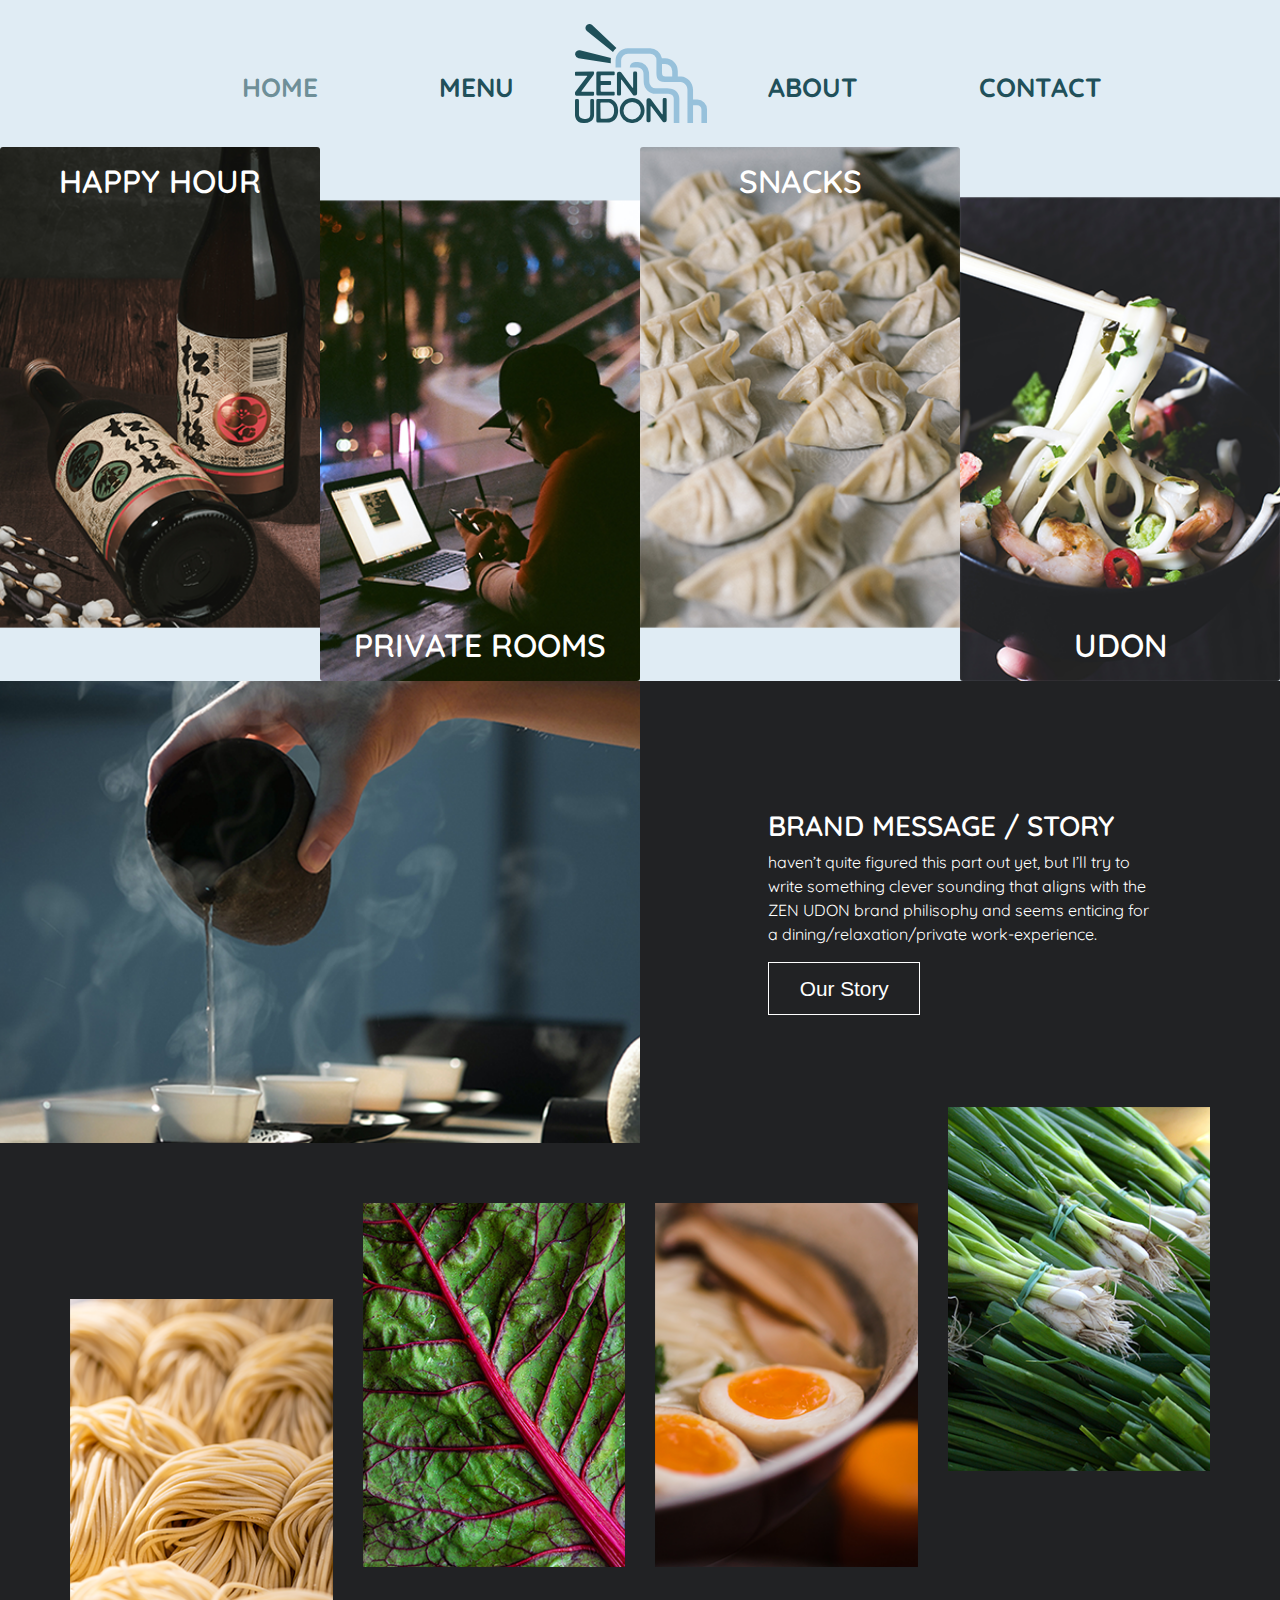
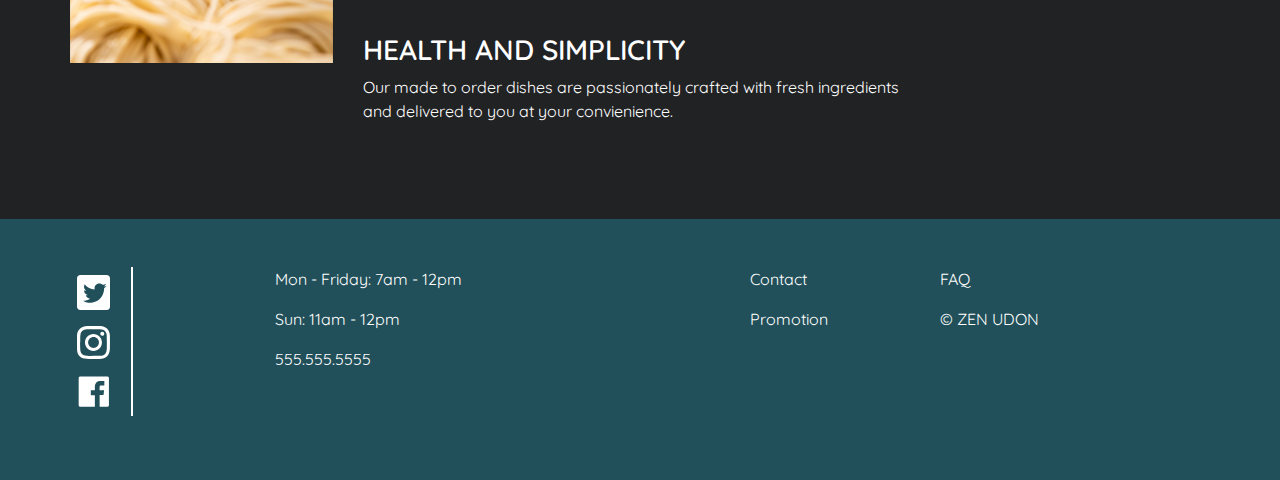
<file: index.html>
<!DOCTYPE html>
<html lang="en">
<head>
<meta charset="utf-8">
<meta http-equiv="X-UA-Compatible" content="IE=edge">
<meta name="viewport" content="width=device-width, initial-scale=1">
<title>ZEN UDON | Home</title>

<!-- Bootstrap -->
<link href="css/bootstrap-4.4.1.css" rel="stylesheet">
<link rel="preconnect" href="https://fonts.googleapis.com">
<link rel="preconnect" href="https://fonts.gstatic.com" crossorigin>
<link href="https://fonts.googleapis.com/css2?family=Quicksand:wght@300;400;500;600;700&display=swap" rel="stylesheet">
<link href="css/stylesheet.css" rel="stylesheet" type="text/css">
</head>
<body>
	
<section class="nav">
<nav class="navbar navbar-expand-lg">
    <a class="navbar-brand d-lg-none" href="index.html"><img src="assets/logo/ZEN_UDON_Logo_TwoColor_HS.svg" alt="Zen Udon logo"></a>
    <button class="navbar-toggler" type="button" data-toggle="collapse" data-target="#myNavbarToggler7"
        aria-controls="myNavbarToggler7" aria-expanded="false" aria-label="Toggle navigation">
        <span class="navbar-toggler-icon">☰</span>
  </button>
    <div class="collapse navbar-collapse" id="myNavbarToggler7">
        <ul class="navbar-nav mx-auto">
            <li class="nav-item">
                <a class="nav-link current-page" href="index.html">HOME</a>
            </li>
            <li class="nav-item">
                <a class="nav-link" href="menu.html">MENU</a>
            </li>
            <a class="d-none d-lg-block nav-logo" href="index.html"><img src="assets/logo/ZEN_UDON_Logo_TwoColor_HS.svg" alt="Zen Udon logo"></a>
            <li class="nav-item">
                <a class="nav-link" href="about.html">ABOUT</a>
            </li>
            <li class="nav-item">
                <a class="nav-link" href="contact.html">CONTACT</a>
            </li>
        </ul>
    </div>
</nav>
</section> <!--End of nav--> 

<!-------Staggered links------->

<section class="stagger">
<div class="container-fluid">
	<div class="row">
	  <div class="col-lg-3 col-md-6 stagger-links select-staggered">
		  <h2 class="staggered-text">HAPPY HOUR</h2>
		  <a href="menu.html#drinks"><h2 class="staggered-text-small vertical staggered-small-left">H<br>A<br>P<br>P<br>Y</h2>
		  <h2 class="staggered-text-small vertical staggered-small-left sm-hour">H<br>O<br>U<br>R</h2></a>
		  <a href="menu.html#drinks"> <img class="card-img staggered-menu" src="assets/Images/home/sake_vertical.png" alt="Bottles of Sake"> 
		  <img class="card-img select-md" src="assets/Images/home/md/sake_vertical_md.png" alt="Bottles of Sake">
		  <img class="card-img select-sm" src="assets/Images/home/sm/sake_horizontal.png" alt="Bottles of Sake"></a>
	  </div>
	  <div class="col-lg-3 col-md-6 stagger-links select-staggered">
		<h2 class="staggered-text-bottom">PRIVATE ROOMS</h2>
		  <a href="about.html"><h2 class="staggered-text-small vertical staggered-small-right sm-private">P<br>R<br>I<br>V<br>A<br>T<br>E</h2>
		  <h2 class="staggered-text-small vertical staggered-small-right">R<br>O<br>O<br>M<br>S</h2></a>
		  <a href="about.html"> <img class="card-img staggered-menu" src="assets/Images/home/private_rooms_vertical.png" alt="Person sitting with computer">
		  <img class="card-img select-md" src="assets/Images/home/md/private_rooms_vertical_md.png" alt="Person sitting with computer">
		  <img class="card-img select-sm" src="assets/Images/home/sm/private_rooms_horizontal.png" alt="Person sitting with computer"></a> 
	  </div>
	  <div class="col-lg-3 col-md-6 stagger-links select-staggered">
		<h2 class="staggered-text">SNACKS</h2>
		  <a href="menu.html#snakcs"> <h2 class="staggered-text-small vertical staggered-small-left">U<br>D<br>O<br>N<br></h2></a>
		  <a href="menu.html#snacks"> <img class="card-img staggered-menu" src="assets/Images/home/snacks_vertical.png" alt="Gyoza">
		  <img class="card-img select-md" src="assets/Images/home/md/snacks_vertical_md.png" alt="Gyoza"></a>
		  <a href="menu.html#udon"><img class="card-img select-sm" src="assets/Images/home/sm/udon_bowl_horizontal.png" alt="Bowl of udon"></a>
	  </div>
	  <div class="col-lg-3 col-md-6 stagger-links select-staggered">
		<h2 class="staggered-text-bottom">UDON</h2>
		<a href="menu.html#udon"><h2 class="staggered-text-small vertical staggered-small-right">S<br>N<br>A<br>C<br>K<br>S</h2></a>
		<a href="menu.html#udon"> <img class="card-img staggered-menu" src="assets/Images/home/udon_bowl_vertical_II.png" alt="Bowl of udon">
		<img class="card-img select-md" src="assets/Images/home/md/udon_bowl_vertical_md.png" alt="Bowl of udon"></a>
		<a href="menu.html#snacks"><img class="card-img select-sm" src="assets/Images/home/sm/gyoza_horizontal.png" alt="Gyoza"></a>
	  </div>
	</div> <!--End of row-->
</div> <!--End of container-->
</section> <!--End of stagger--> 

<!-------Branding------->

<section class="branding"> 
 <div class="container-fluid">
	  <div class="row">
		  <img class="col-lg-6 cups" src="assets/Images/home/zen_cups.png" alt="Pouring tea into cups">
		  <div class="col-lg-6 col-md-10 mx-auto brand-statement">
			<h3>BRAND MESSAGE / STORY</h3>
			<p>haven’t quite figured this part out yet, but I’ll try to write something clever sounding that aligns with the ZEN UDON brand philisophy and seems enticing for a dining/relaxation/private work-experience.</p>
			<a class="button" href="about.html">Our Story</a> </div>
	  </div> <!--End of row-->
 </div> <!--End of container-->
	
  <div class="container-md">
    <div class="row d-md-flex">
	  <div class="col-xl-3 col-lg-4 col-sm-6 ingredient-images left-ingredient ingredient-collapse noodles"> 
		<img src="assets/Images/home/noodles.png" alt="Piles of noodles">
	  </div>
      <div class="col-xl-3 col-lg-4 col-sm-6 ingredient-images ingredient-collapse lettuce"> 
		<img src="assets/Images/home/lettuce.png" alt="Lettuce leaf">
	  </div>
		<div class="col-xl-3 col-lg-4 ingredient-images collapse-hidden"> 
		<img src="assets/Images/home/eggs.png" alt="Boiled eggs">
	  </div>
		<div class="col-xl-3 ingredient-images right-ingredient collapse-hidden"> 
		<img src="assets/Images/home/green_onions.png" alt="Green onion bundles">
	  </div>
	</div> <!--End of row-->
	<div class="row">
	  <div class="col-md-6 offset-md-3 col-sm-6 col-8 branding-text mx-auto">
	  	<h3>HEALTH AND SIMPLICITY</h3>
		<p>Our made to order dishes are passionately crafted with fresh ingredients and delivered to you at your convienience.</p>
	  </div>
	</div>
  </div> <!--End of container-->
</section> <!--End branding--> 
	
<footer>
	<div class="container footer-container">
		<div class="row">
			<div class="col-md-2 col-sm-3 col-4">
				<ul class="social-icons">
					<a href="#"><li><img class="footer-icons" src="assets/Images/icons/twitter_icon.svg" alt="Twitter logo"></li></a>
					<a href="#"><li><img class="footer-icons" src="assets/Images/icons/instagram_icon.svg" alt="Instagram logo"></li></a>
					<a href="#"><li><img class="footer-icons" src="assets/Images/icons/facebook_Icon.svg" alt="Facebook logo"></li></a>
				</ul>
			</div> <!--End of col-->
			<div class="col-lg-5 col-md-4 col-6 footer-text col-sm-5">
				<p>Mon - Friday: 7am - 12pm</p><p>Sun: 11am - 12pm</p><p>555.555.5555</p>
		   </div> <!--End of col-->
			<div class="col-md-2 footer-text footer-small-hide col-2">
				<a href="contact.html"><p>Contact</p></a><a href="#"><p>Promotion</p></a>
		   </div> <!--End of col-->
			<div class="col-md-3 footer-text footer-small-hide col-6">
				<a href="#"><p>FAQ</p></a><p>&copy; ZEN UDON</p>
		   </div> <!--End of col-->
			<div class="col-sm-4 footer-text footer-small-stack">
				<a href="contact.html"><p>Contact</p></a><a href="#"><p>Promotion</p></a><a href="#"><p>FAQ</p></a><p>&copy; ZEN UDON</p>
			</div>
	   </div> <!--End of row-->
	</div> <!--End of container-->
</footer>

<!-- jQuery (necessary for Bootstrap's JavaScript plugins) --> 
<script src="js/jquery-3.4.1.min.js"></script> 

<!-- Include all compiled plugins (below), or include individual files as needed --> 
<script src="js/popper.min.js"></script> 
<script src="js/bootstrap-4.4.1.js"></script>
</body>
</html>
</file>
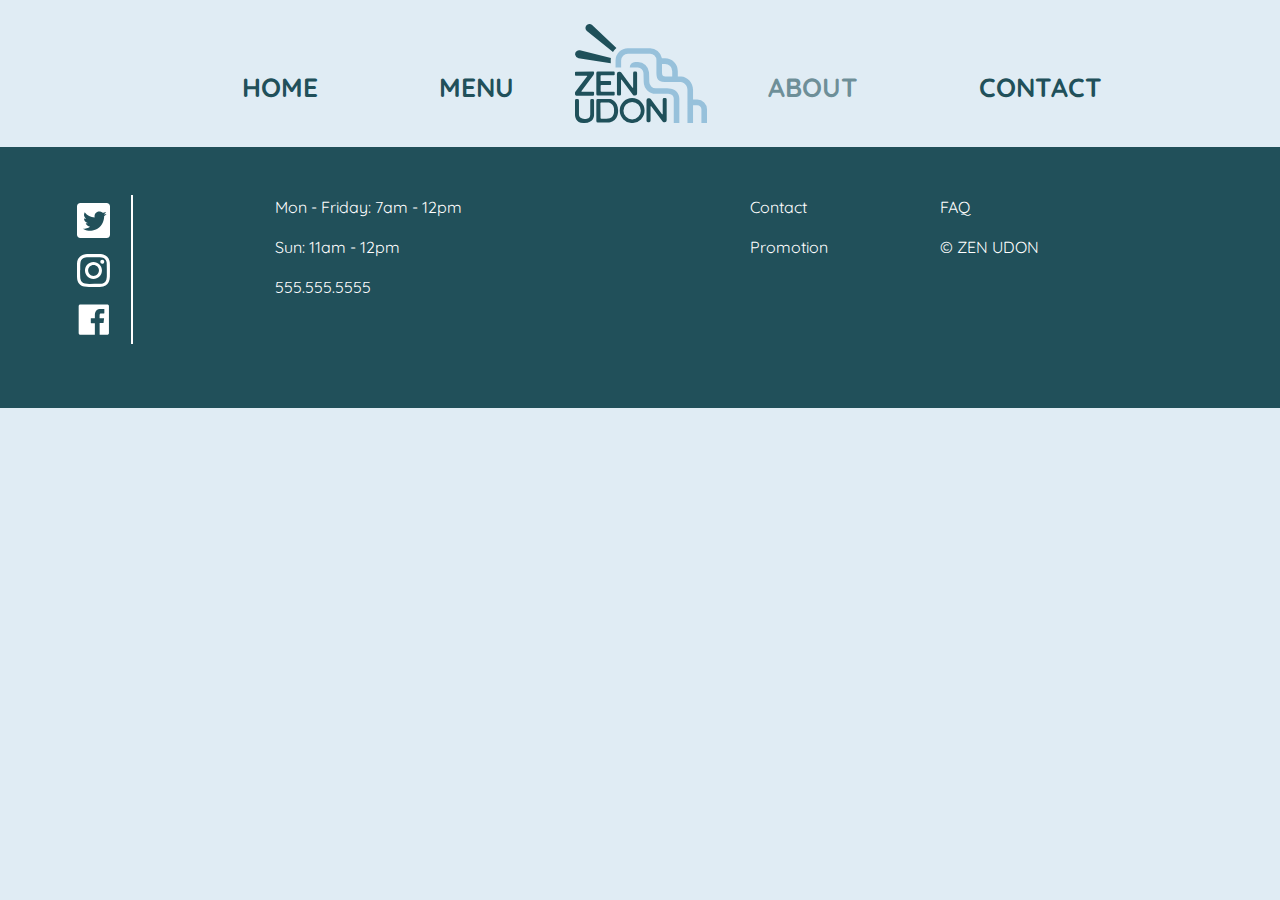
<file: about.html>
<!doctype html>
<html>
<head>
<meta charset="utf-8">
<title>ZEN UDON | About</title>
<!-- Bootstrap -->
<link href="css/bootstrap-4.4.1.css" rel="stylesheet">
<link href="css/stylesheet.css" rel="stylesheet" type="text/css">
<link rel="preconnect" href="https://fonts.googleapis.com">
<link rel="preconnect" href="https://fonts.gstatic.com" crossorigin>
<link href="https://fonts.googleapis.com/css2?family=Quicksand:wght@300;400;500;600;700&display=swap" rel="stylesheet">
</head>
<section class="nav">
<nav class="navbar navbar-expand-lg">
    <a class="navbar-brand d-lg-none" href="index.html"><img src="assets/logo/ZEN_UDON_Logo_TwoColor_HS.svg" alt="Zen Udon logo"></a>
    <button class="navbar-toggler" type="button" data-toggle="collapse" data-target="#myNavbarToggler7"
        aria-controls="myNavbarToggler7" aria-expanded="false" aria-label="Toggle navigation">
        <span class="navbar-toggler-icon">☰</span>
  </button>
    <div class="collapse navbar-collapse" id="myNavbarToggler7">
        <ul class="navbar-nav mx-auto">
            <li class="nav-item">
                <a class="nav-link" href="index.html">HOME</a>
            </li>
            <li class="nav-item">
                <a class="nav-link" href="menu.html">MENU</a>
            </li>
            <a class="d-none d-lg-block nav-logo" href="index.html"><img src="assets/logo/ZEN_UDON_Logo_TwoColor_HS.svg" alt="Zen Udon logo"></a>
            <li class="nav-item">
                <a class="nav-link current-page" href="about.html">ABOUT</a>
            </li>
            <li class="nav-item">
                <a class="nav-link" href="contact.html current-page">CONTACT</a>
            </li>
        </ul>
    </div>
</nav>
</section> <!--End of nav--> 
	
	
<footer>
	<div class="container footer-container">
		<div class="row">
			<div class="col-md-2 col-sm-3 col-4">
				<ul class="social-icons">
					<a href="#"><li><img class="footer-icons" src="assets/Images/icons/twitter_icon.svg" alt="Twitter logo"></li></a>
					<a href="#"><li><img class="footer-icons" src="assets/Images/icons/instagram_icon.svg" alt="Instagram logo"></li></a>
					<a href="#"><li><img class="footer-icons" src="assets/Images/icons/facebook_Icon.svg" alt="Facebook logo"></li></a>
				</ul>
			</div> <!--End of col-->
			<div class="col-lg-5 col-md-4 col-6 footer-text col-sm-5">
				<p>Mon - Friday: 7am - 12pm</p><p>Sun: 11am - 12pm</p><p>555.555.5555</p>
		   </div> <!--End of col-->
			<div class="col-md-2 footer-text footer-small-hide col-2">
				<a href="contact.html"><p>Contact</p></a><a href="#"><p>Promotion</p></a>
		   </div> <!--End of col-->
			<div class="col-md-3 footer-text footer-small-hide col-6">
				<a href="#"><p>FAQ</p></a><p>&copy; ZEN UDON</p>
		   </div> <!--End of col-->
			<div class="col-sm-4 footer-text footer-small-stack">
				<a href="contact.html"><p>Contact</p></a><a href="#"><p>Promotion</p></a><a href="#"><p>FAQ</p></a><p>&copy; ZEN UDON</p>
			</div>
	   </div> <!--End of row-->
	</div> <!--End of container-->
</footer>
<body>
</body>
</html>
</file>
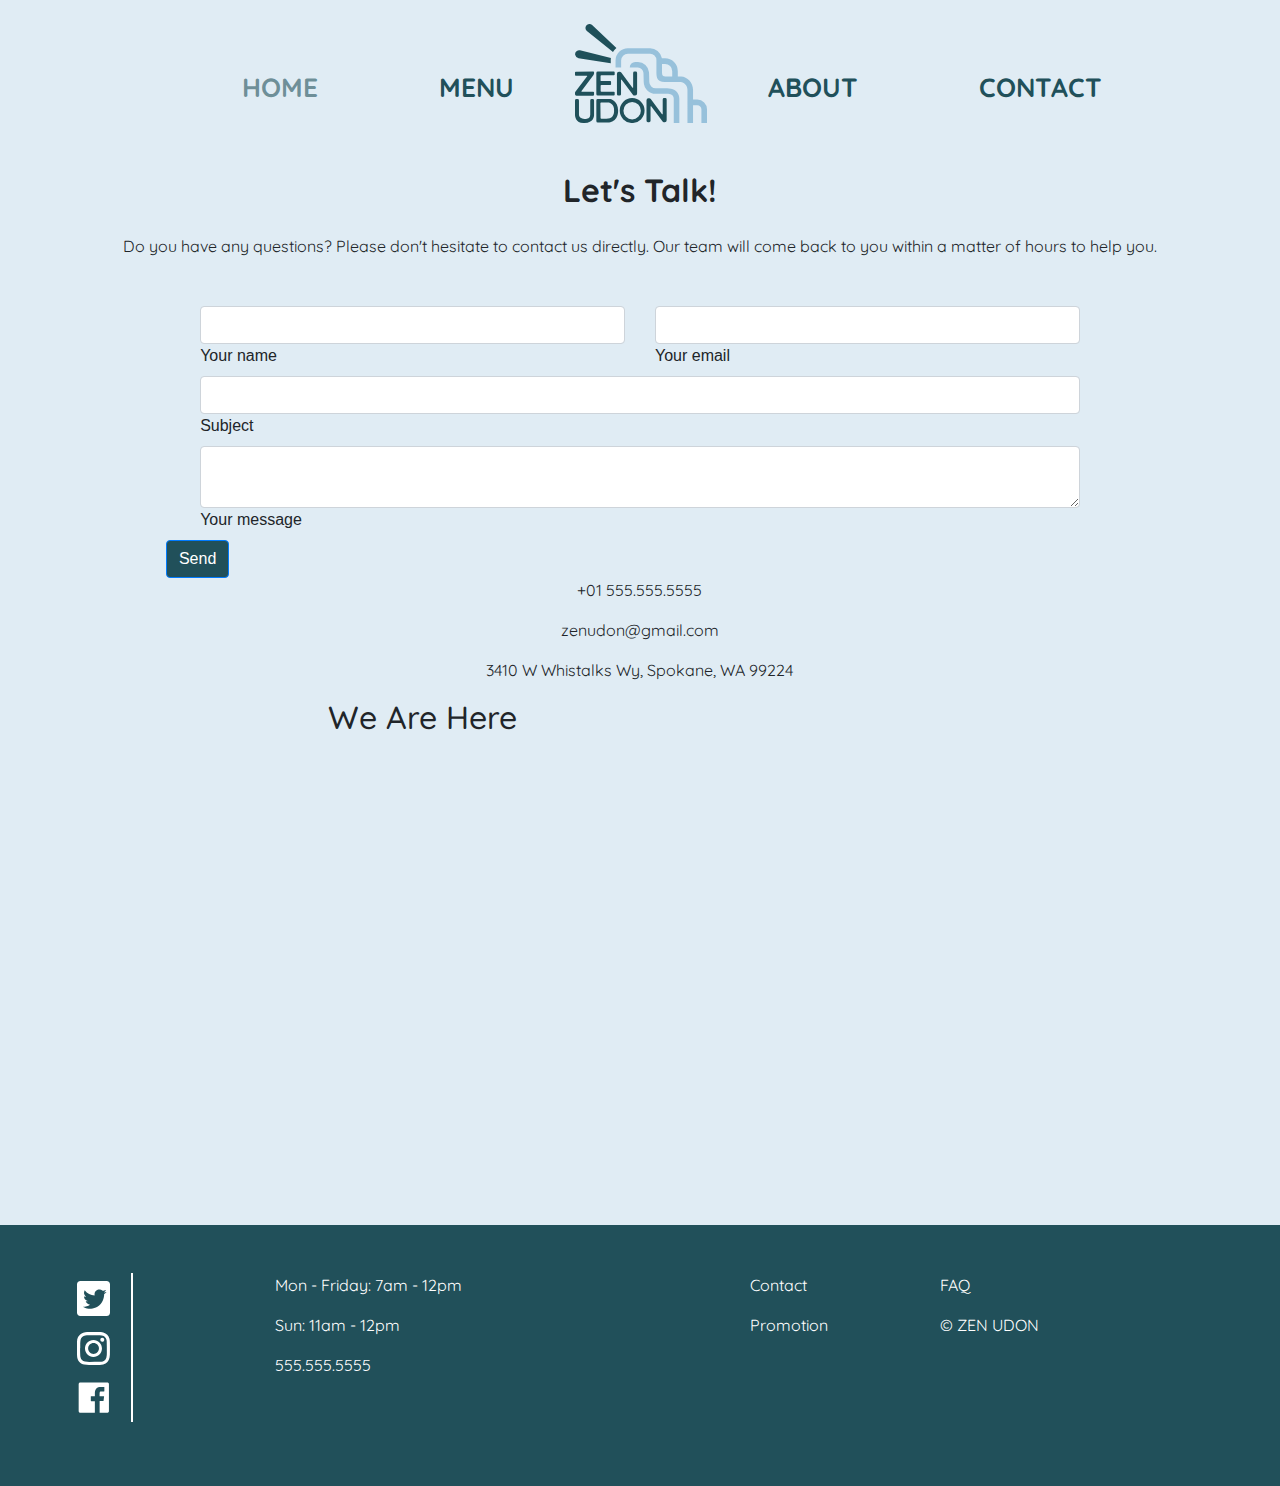
<file: contact.html>
<!doctype html>
<html>
<head>
<meta charset="utf-8">
<title>ZEN UDON | Contact</title>
<!-- Bootstrap -->
<link href="css/bootstrap-4.4.1.css" rel="stylesheet">
<link href="css/stylesheet.css" rel="stylesheet" type="text/css">
<link rel="preconnect" href="https://fonts.googleapis.com">
<link rel="preconnect" href="https://fonts.gstatic.com" crossorigin>
<link href="https://fonts.googleapis.com/css2?family=Quicksand:wght@300;400;500;600;700&display=swap" rel="stylesheet">
</head>
	
<section class="nav">
<nav class="navbar navbar-expand-lg">
    <a class="navbar-brand d-lg-none" href="index.html"><img src="assets/logo/ZEN_UDON_Logo_TwoColor_HS.svg" alt="Zen Udon logo"></a>
    <button class="navbar-toggler" type="button" data-toggle="collapse" data-target="#myNavbarToggler7"
        aria-controls="myNavbarToggler7" aria-expanded="false" aria-label="Toggle navigation">
        <span class="navbar-toggler-icon">☰</span>
  </button>
    <div class="collapse navbar-collapse" id="myNavbarToggler7">
        <ul class="navbar-nav mx-auto">
            <li class="nav-item">
                <a class="nav-link current-page" href="index.html">HOME</a>
            </li>
            <li class="nav-item">
                <a class="nav-link" href="menu.html">MENU</a>
            </li>
            <a class="d-none d-lg-block nav-logo" href="index.html"><img src="assets/logo/ZEN_UDON_Logo_TwoColor_HS.svg" alt="Zen Udon logo"></a>
            <li class="nav-item">
                <a class="nav-link" href="about.html">ABOUT</a>
            </li>
            <li class="nav-item">
                <a class="nav-link" href="contact.html">CONTACT</a>
            </li>
        </ul>
    </div>
</nav>
</section> <!--End of nav--> 
	
	<!--Section: Contact v.2-->
<section class="mb-4">

    <!--Section heading-->
    <h2 class="h1-responsive font-weight-bold text-center my-4">Let's Talk!</h2>
    <!--Section description-->
    <p class="text-center w-responsive mx-auto mb-5">Do you have any questions? Please don't hesitate to contact us directly. Our team will come back to you within
        a matter of hours to help you.</p>

    <div class="row">

        <!--Grid column-->
        <div class="col-md-9 mb-md-0 mb-5 col-xl-10 offset-xl-1">
            <form id="contact-form" name="contact-form" action="mail.php" method="POST">

                <!--Grid row-->
                <div class="row">

                    <!--Grid column-->
                    <div class="col-md-6 offset-xl-1 col-xl-5">
                        <div class="md-form mb-0">
                            <input type="text" id="name" name="name" class="form-control">
                            <label for="name" class="">Your name</label>
                        </div>
                    </div>
                    <!--Grid column-->

                    <!--Grid column-->
                    <div class="col-md-6 col-xl-5">
                        <div class="md-form mb-0">
                            <input type="text" id="email" name="email" class="form-control">
                            <label for="email" class="">Your email</label>
                        </div>
                    </div>
                    <!--Grid column-->
                </div>
                <!--Grid row-->

                <!--Grid row-->
                <div class="row">
                    <div class="col-md-12 offset-xl-1 col-xl-10">
                        <div class="md-form mb-0">
                            <input type="text" id="subject" name="subject" class="form-control">
                            <label for="subject" class="">Subject</label>
                        </div>
                    </div>
                </div>
                <!--Grid row-->

                <!--Grid row-->
                <div class="row">

                    <!--Grid column-->
                    <div class="col-md-12 col-xl-10 offset-xl-1">

                        <div class="md-form">
                            <textarea type="text" id="message" name="message" rows="2" class="form-control md-textarea"></textarea>
                            <label for="message">Your message</label>
                        </div>

                    </div>
                </div>
                <!--Grid row-->

            </form>

            <div class="text-center col-lg-2" style="color: white">
                <a class="btn btn-primary" onclick="document.getElementById('contact-form').submit();">Send</a>
            </div>
            <div class="status"></div>
        </div> <!--End of main col-->
		
        <!--Grid column-->
		
	</div>
	<div class="row">
		<div class="col-lg-4 text-center offset-xl-1 col-xl-10">
            <ul class="list-unstyled contact-text">
				<li><i class="fas fa-phone mt-4 fa-2x"></i>
                    <p>+01 555.555.5555</p>
                </li>

                <li><i class="fas fa-envelope mt-4 fa-2x"></i>
                    <p>zenudon@gmail.com</p>
                </li>
                <li><i class="fas fa-map-marker-alt fa-2x"></i>
                  <p>3410 W Whistalks Wy, Spokane, WA 99224</p>
                </li>
            </ul>
        </div>
	</div>
	<div class="row">
     
	
	<div class="col-lg-5 col-xl-8 offset-xl-3">
			<h2>We Are Here</h2>
			<iframe src="https://www.google.com/maps/embed?pb=!1m18!1m12!1m3!1d2686.4475349005925!2d-117.47091568436716!3d47.67572797918937!2m3!1f0!2f0!3f0!3m2!1i1024!2i768!4f13.1!3m3!1m2!1s0x549e19b6229dd82b%3A0x91ea3bd0abc497d7!2s3410%20W%20Whistalks%20Wy%2C%20Spokane%2C%20WA%2099224!5e0!3m2!1sen!2sus!4v1635183489541!5m2!1sen!2sus" width="600" height="450" style="border:0;" allowfullscreen="" loading="lazy"></iframe>
			</div>
		
		</div>
 

</section>
<!--Section: Contact v.2-->
	
	<footer>
	<div class="container footer-container">
		<div class="row">
			<div class="col-md-2 col-sm-3 col-4">
				<ul class="social-icons">
					<a href="#"><li><img class="footer-icons" src="assets/Images/icons/twitter_icon.svg" alt="Twitter logo"></li></a>
					<a href="#"><li><img class="footer-icons" src="assets/Images/icons/instagram_icon.svg" alt="Instagram logo"></li></a>
					<a href="#"><li><img class="footer-icons" src="assets/Images/icons/facebook_Icon.svg" alt="Facebook logo"></li></a>
				</ul>
			</div> <!--End of col-->
			<div class="col-lg-5 col-md-4 col-6 footer-text col-sm-5">
				<p>Mon - Friday: 7am - 12pm</p><p>Sun: 11am - 12pm</p><p>555.555.5555</p>
		   </div> <!--End of col-->
			<div class="col-md-2 footer-text footer-small-hide col-2">
				<a href="contact.html"><p>Contact</p></a><a href="#"><p>Promotion</p></a>
		   </div> <!--End of col-->
			<div class="col-md-3 footer-text footer-small-hide col-6">
				<a href="#"><p>FAQ</p></a><p>&copy; ZEN UDON</p>
		   </div> <!--End of col-->
			<div class="col-sm-4 footer-text footer-small-stack">
				<a href="contact.html"><p>Contact</p></a><a href="#"><p>Promotion</p></a><a href="#"><p>FAQ</p></a><p>&copy; ZEN UDON</p>
			</div>
	   </div> <!--End of row-->
	</div> <!--End of container-->
</footer>
<body>
</body>
</html>
</file>
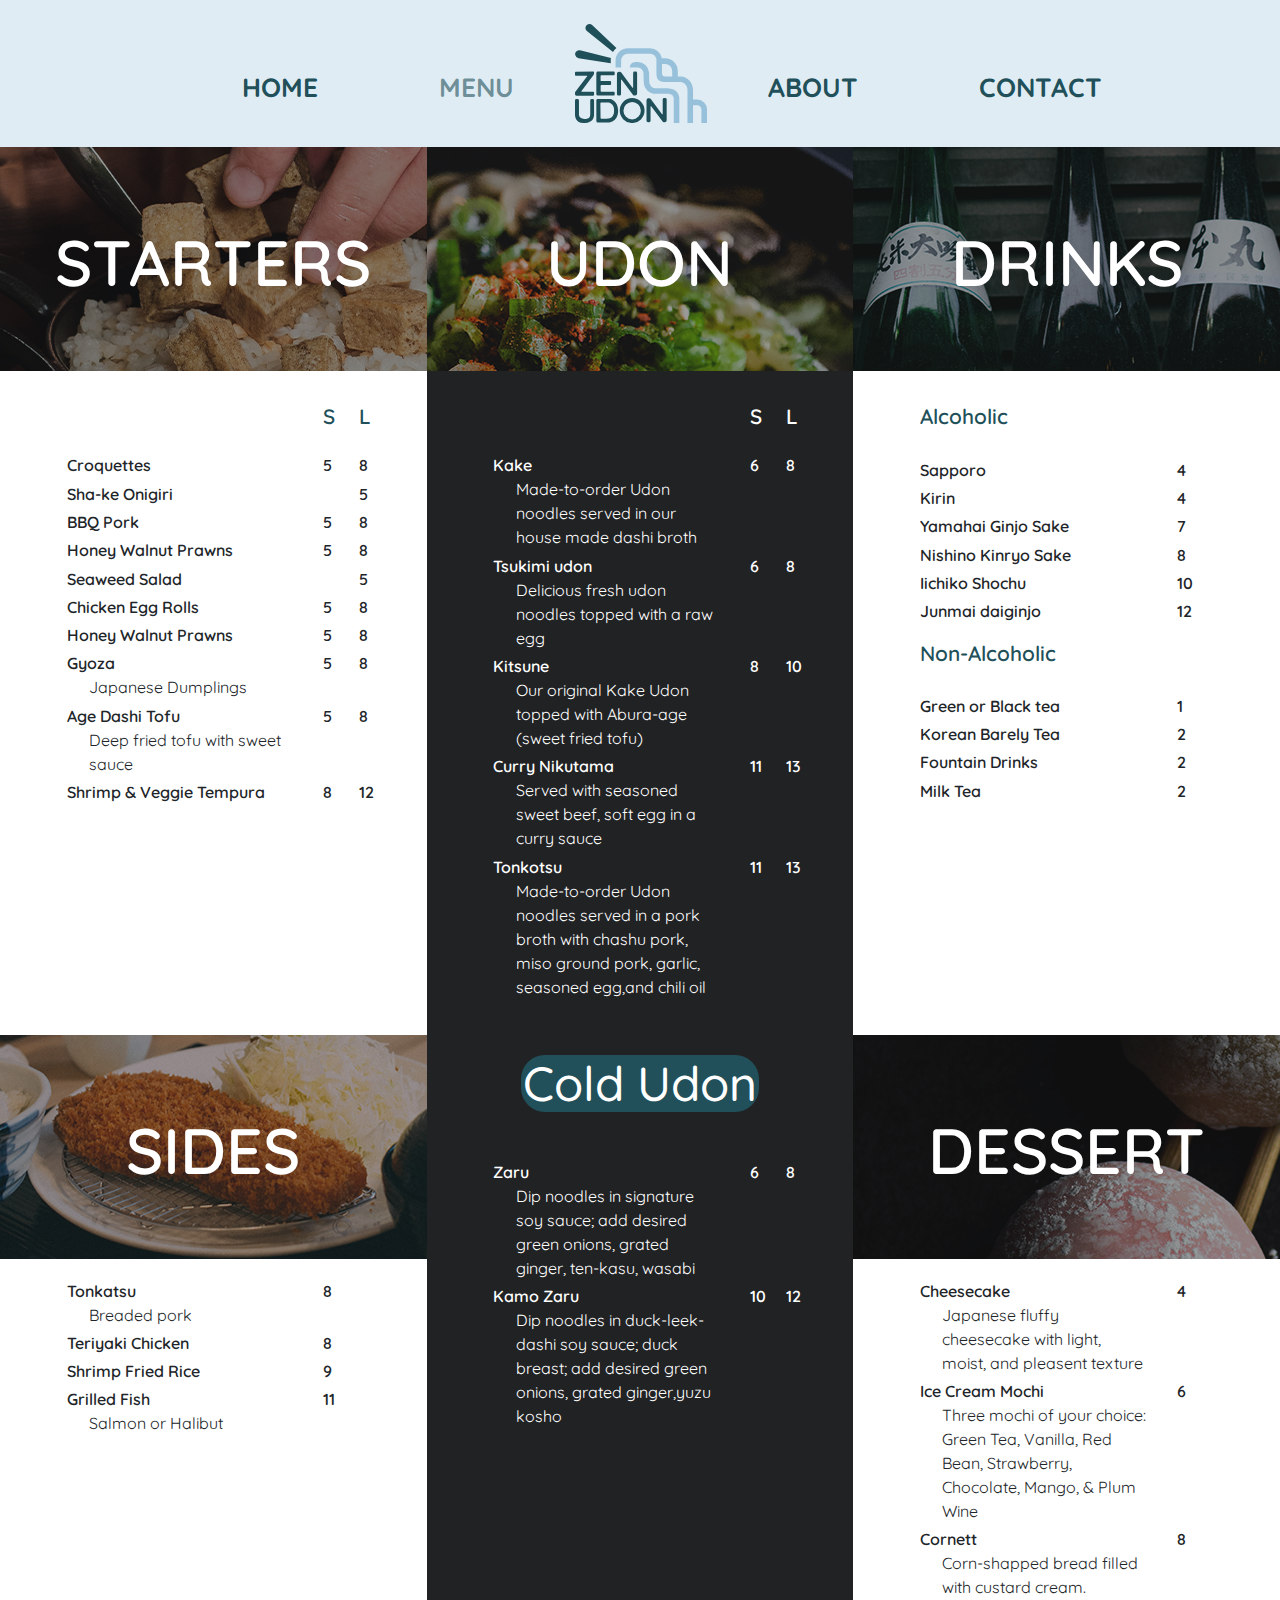
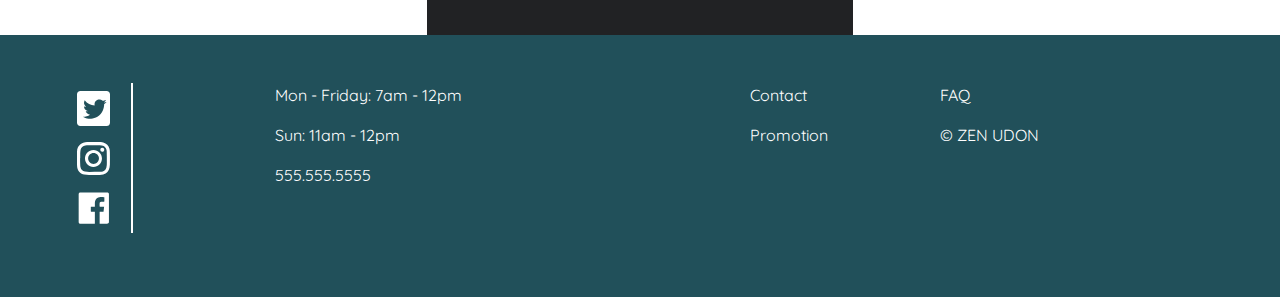
<file: menu.html>
<!doctype html>
<html>
<head>
<meta charset="utf-8">
<title>ZEN UDON | Menu</title>

<!-- Bootstrap -->
<link href="css/bootstrap-4.4.1.css" rel="stylesheet">
<link href="css/stylesheet.css" rel="stylesheet" type="text/css">
<link rel="preconnect" href="https://fonts.googleapis.com">
<link rel="preconnect" href="https://fonts.gstatic.com" crossorigin>
<link href="https://fonts.googleapis.com/css2?family=Quicksand:wght@300;400;500;600;700&display=swap" rel="stylesheet">
</head>
	
<section class="nav">
<nav class="navbar navbar-expand-lg">
    <a class="navbar-brand d-lg-none" href="index.html"><img src="assets/logo/ZEN_UDON_Logo_TwoColor_HS.svg" alt="Zen Udon logo"></a>
    <button class="navbar-toggler" type="button" data-toggle="collapse" data-target="#myNavbarToggler7"
        aria-controls="myNavbarToggler7" aria-expanded="false" aria-label="Toggle navigation">
        <span class="navbar-toggler-icon">☰</span>
  </button>
    <div class="collapse navbar-collapse" id="myNavbarToggler7">
        <ul class="navbar-nav mx-auto">
            <li class="nav-item">
                <a class="nav-link " href="index.html">HOME</a>
            </li>
            <li class="nav-item">
                <a class="nav-link current-page" href="menu.html">MENU</a>
            </li>
            <a class="d-none d-lg-block nav-logo" href="index.html"><img src="assets/logo/ZEN_UDON_Logo_TwoColor_HS.svg" alt="Zen Udon logo"></a>
            <li class="nav-item">
                <a class="nav-link" href="about.html">ABOUT</a>
            </li>
            <li class="nav-item">
                <a class="nav-link" href="contact.html">CONTACT</a>
            </li>
        </ul>
    </div>
</nav>
</section> <!--End of nav--> 
	
	<section class="menu-main">
		<div class="container-fluid">
		  <div class="row">
		    <div id="snacks" class="col-lg-4 col" style="padding: 0px;">
		      <div class="menu-images"><img src="assets/Images/menu/starters.png" alt="Fried Tofu"></div>
		      <h3 class="section-headers">STARTERS</h3>
			  <div class="col-lg-12">
					  <div class="row all-menu-type">
						<div class="col-lg-8 col-md-8 col-sm-8 col-8 menu-items">
						  <li>⠀</li>
						</div>
						<div class="col-lg-1 col-md-1 col-sm-1 col-1 menu-sizes menu-prices menu-subhead prices-left">
						  <li>S</li>
						</div>
						<div class="col-lg-1 col-md-1 col-sm-1 col-1 menu-sizes menu-subhead menu-prices prices-right">
						  <li>L</li>
						</div>
						<div class="col-lg-8 col-md-8 col-sm-8 col-8 menu-items">
						  <li>Croquettes</li>
						</div>
						<div class="col-lg-1 col-md-1 col-sm-1 col-1 menu-prices prices-left">
						  <li>5</li>
						</div>
						<div class="col-lg-1 col-md-1 col-sm-1 col-1 menu-prices prices-right">
						  <li>8</li>
						</div>
						<div class="col-lg-8 col-md-8 col-sm-8 col-8 menu-items">
						  <li>Sha-ke Onigiri</li>
						</div>
						<div class="col-lg-1 col-md-1 col-sm-1 col-1 menu-prices prices-left">
						  <li>⠀</li>
						</div>
						<div class="col-lg-1 col-md-1 col-sm-1 col-1 menu-prices prices-right">
						  <li>5</li>
						</div>
						<div class="col-lg-8 col-md-8 col-sm-8 col-8 menu-items">
						  <li>BBQ Pork</li>
						</div>
						<div class="col-lg-1 col-md-1 col-sm-1 col-1 menu-prices prices-left">
						  <li>5</li>
						</div>
						<div class="col-lg-1 col-md-1 col-sm-1 col-1 menu-prices prices-right">
						  <li>8</li>
						</div>
						<div class="col-lg-8 col-md-8 col-sm-8 col-8 menu-items">
						  <li>Honey Walnut Prawns</li>
						</div>
						<div class="col-lg-1 col-md-1 col-sm-1 col-1 menu-prices prices-left">
						  <li>5</li>
						</div>
						<div class="col-lg-1 col-md-1 col-sm-1 col-1 menu-prices prices-right">
						  <li>8</li>
						</div>
						<div class="col-lg-8 col-md-8 col-sm-8 col-8 menu-items">
						  <li>Seaweed Salad</li>
						</div>
						<div class="col-lg-1 col-md-1 col-sm-1 col-1 menu-prices prices-left">
						  <li>⠀</li>
						</div>
						<div class="col-lg-1 col-md-1 col-sm-1 col-1 menu-prices prices-right">
						  <li>5</li>
						</div>
						<div class="col-lg-8 col-md-8 col-sm-8 col-8 menu-items">
						  <li>Chicken Egg Rolls</li>
						</div>
						<div class="col-lg-1 col-md-1 col-sm-1 col-1 menu-prices prices-left">
						  <li>5</li>
						</div>
						<div class="col-lg-1 col-md-1 col-sm-1 col-1 menu-prices prices-right">
						  <li>8</li>
						</div>
						<div class="col-lg-8 col-md-8 col-sm-8 col-1 col-8 menu-items">
						  <li>Honey Walnut Prawns</li>
						</div>
						<div class="col-lg-1 col-md-1 col-sm-1 col-1 menu-prices prices-left">
						  <li>5</li>
						</div>
						<div class="col-lg-1 col-md-1 col-sm-1 col-1 menu-prices prices-right">
						  <li>8</li>
						</div>
						<div class="col-lg-8 col-md-8 col-sm-8 col-8 menu-items">
						  <li>Gyoza</li>
						  <li class="menu-descriptions">Japanese Dumplings</li>
						</div>
						<div class="col-lg-1 col-md-1 col-sm-1 col-1 menu-prices prices-left">
						  <li>5</li>
						</div>
						<div class="col-lg-1 col-md-1 col-sm-1 col-1 menu-prices prices-right">
						  <li>8</li>
						</div>
						<div class="col-lg-8 col-md-8 col-sm-8 col-8 menu-items">
						  <li>Age Dashi Tofu</li>
						  <li class="menu-descriptions">Deep fried tofu with sweet sauce</li>
						</div>
						<div class="col-lg-1 col-md-1 col-sm-1 col-1 menu-prices prices-left">
						  <li>5</li>
						</div>
						<div class="col-lg-1 col-md-1 col-sm-1 col-1 menu-prices prices-right">
						  <li>8</li>
						</div>
						<div class="col-lg-8 col-md-8 col-sm-8 col-8 menu-items">
						  <li>Shrimp &amp; Veggie Tempura</li>
						</div>
						<div class="col-lg-1 col-md-1 col-sm-1 col-1 menu-prices prices-left">
						  <li>8</li>
						</div>
						<div class="col-lg-1 col-md-1 col-sm-1 col-1 menu-prices prices-right">
						  <li>12</li>
						</div>
					  </div> <!--End of nested row-->
				  </div> <!--End of sorround column-->
	        </div> <!--End of col-->
			  
		    <div id="udon" class="col-lg-4 udon" style="padding: 0px;">
		      <div class="menu-images"><img src="assets/Images/menu/udon.png" alt="Bowl of udon"></div>
		      <h3 class="section-headers">UDON</h3>
			  <div class="col-lg-12">
					  <div class="row all-menu-type udon-items">
						  <div class="col-lg-8 col-md-8 col-sm-8 col-8 menu-items">
						  <li>⠀</li>
						</div>
						<div class="col-lg-1 col-md-1 col-sm-1 col-1 menu-sizes menu-prices menu-subhead prices-left" style="color: white;">
						  <li>S</li>
						</div>
						<div class="col-lg-1 col-md-1 col-sm-1 col-1 menu-sizes menu-subhead menu-prices prices-right" style="color: white;">
						  <li>L</li>
						</div>
						<div class="col-lg-8 col-md-8 col-sm-8 col-8 offset-col-1 menu-items">
						  <li>Kake</li>
						  <li class="menu-descriptions">Made-to-order Udon noodles served in our house made dashi broth</li>
						</div>
						<div class="col-lg-1 col-md-1 col-sm-1 col-1 menu-prices prices-left">
						  <li>6</li>
						</div>
						<div class="col-lg-1 col-md-1col-sm-1 col-1 menu-prices prices-right">
						  <li>8</li>
						</div>
						<div class="col-lg-8 col-md-8 col-sm-8 col-8 menu-items">
						  <li>Tsukimi udon</li>
						  <li class="menu-descriptions">Delicious fresh udon noodles topped with a raw egg</li>
						</div>
						<div class="col-lg-1 col-md-1 col-sm-1 col-1 menu-prices prices-left">
						  <li>6</li>
						</div>
						<div class="col-lg-1 col-md-1col-sm-1 col-1 menu-prices prices-right">
						  <li>8</li>
						</div>
						<div class="col-lg-8 col-md-8 col-sm-8 col-8 menu-items">
						  <li>Kitsune</li>
						  <li class="menu-descriptions">Our original Kake Udon topped with Abura-age (sweet fried tofu)</li>
						</div>
						<div class="col-lg-1 col-md-1 col-sm-1 col-1 menu-prices prices-left">
						  <li>8</li>
						</div>
						<div class="col-lg-1 col-md-1col-sm-1 col-1 menu-prices prices-right">
						  <li>10</li>
						</div>
						<div class="col-lg-8 col-md-8 col-sm-8 col-8 menu-items">
						  <li>Curry Nikutama</li>
						  <li class="menu-descriptions">Served with seasoned sweet beef, soft egg in a curry sauce</li>
						</div>
						<div class="col-lg-1 col-md-1 col-sm-1 col-1 menu-prices prices-left">
						  <li>11</li>
						</div>
						<div class="col-lg-1 col-md-1col-sm-1 col-1 menu-prices prices-right">
						  <li>13</li>
						</div>
						<div class="col-lg-8 col-md-8 col-sm-8 col-8 menu-items">
						  <li>Tonkotsu</li>
						  <li class="menu-descriptions">Made-to-order Udon noodles served in a pork broth with chashu pork, miso ground pork, garlic, seasoned egg,and chili oil</li>
						</div>
						<div class="col-lg-1 col-md-1 col-sm-1 col-1 menu-prices prices-left">
						  <li>11</li>
						</div>
						<div class="col-lg-1 col-md-1col-sm-1 col-1 menu-prices prices-right">
						  <li>13</li>
						</div>
					  </div> <!--End of nested row-->
				  </div> <!--End of sorround column-->
	        </div> <!--End of col-->
			  
			  <div class="col-lg-4 udon udon-cold-menu cold-menu-small" style="padding: 0px;">
					<div class="col-lg-12">
							<div class="row all-menu-type udon-items">
										<div class="col-lg-12">
											<h2 class="cold-udon-small">Cold Udon</h2>
										</div>
										<div class="col-lg-8 col-md-8 col-sm-8 col-8 menu-items">
											<li>Zaru</li>
											<li class="menu-descriptions">Dip noodles in signature soy sauce; add desired green onions, grated ginger, ten-kasu, wasabi</li>
										</div>
										<div class="col-lg-1 col-md-1 col-sm-1 col-1 menu-prices prices-left">
											<li>6</li>
										</div>
										<div class="col-lg-1 col-md-1col-sm-1 col-1 menu-prices prices-right">
											<li>8</li>
										</div>
								
										<div class="col-lg-8 col-md-8 col-sm-8 col-8 menu-items">
											<li>Kamo Zaru</li>
											<li class="menu-descriptions">Dip noodles in duck-leek-dashi soy sauce; duck breast; add desired green onions, grated ginger,yuzu kosho</li>
										</div>
										<div class="col-lg-1 col-md-1 col-sm-1 col-1 menu-prices prices-left">
											<li>10</li>
										</div>
										<div class="col-lg-1 col-md-1col-sm-1 col-1 menu-prices prices-right">
											<li>12</li>
										</div>
							</div><!--End of nested row-->
						</div>
				</div> <!--End of col-->
			  
		    <div id="drinks" class="col-lg-4" style="padding: 0px;">
		      <div class="menu-images"><img src="assets/Images/menu/drinks.png" alt="Sake bottles"></div>
			    <h3 class="section-headers">DRINKS</h3>
				<div class="col-lg-12">
					<div class="row all-menu-type">
					  <div class="col-lg-8 col-md-8 col-sm-8 col-8 menu-items">
						<li class="menu-subhead">Alcoholic</li>
					  </div>
					  <div class="col-lg-8 col-md-8 col-sm-8 col-8 menu-items">
						<li>Sapporo</li>
					  </div>
					  <div class="col-lg-1 col-md-1 col-sm-1 col-1 menu-prices prices-left">
						<li>4</li>
					  </div>
					  <div class="col-lg-8 col-md-8 col-sm-8 col-8 menu-items">
						<li>Kirin</li>
					  </div>
					  <div class="col-lg-1 col-md-1 col-sm-1 col-1 menu-prices prices-right">
						<li>4</li>
					  </div>
					  <div class="col-lg-8 col-md-8 col-sm-8 col-8 menu-items">
						<li>Yamahai Ginjo Sake</li>
					  </div>
					  <div class="col-lg-1 col-md-1 col-sm-1 col-1 menu-prices prices-right">
						<li>7</li>
					  </div>
					  <div class="col-lg-8 col-md-8 col-sm-8 col-8 menu-items">
						<li>Nishino Kinryo Sake</li>
					  </div>
					  <div class="col-lg-1 col-md-1 col-sm-1 col-1 menu-prices prices-right">
						<li>8</li>
					  </div>
					  <div class="col-lg-8 col-md-8 col-sm-8 col-8 menu-items">
						<li>Iichiko Shochu</li>
					  </div>
					  <div class="col-lg-1 col-md-1 col-sm-1 col-1 menu-prices prices-right">
						<li>10</li>
					  </div>
					  <div class="col-lg-8 col-md-8 col-sm-8 col-8 menu-items">
						<li>Junmai daiginjo</li>
					  </div>
					  <div class="col-lg-1 col-md-1 col-sm-1 col-1 menu-prices prices-right">
						<li>12</li>
					  </div>
					  <div class="col-lg-8 col-md-8 col-sm-8 col-8 menu-items">
						<li class="menu-subhead">Non-Alcoholic</li>
					  </div>
					  <div class="col-lg-8 col-md-8 col-sm-8 col-8 menu-items">
						<li>Green or Black tea</li>
					  </div>
					  <div class="col-lg-1 col-md-1 col-sm-1 col-1 menu-prices prices-right">
						<li>1</li>
					  </div>
					  <div class="col-lg-8 col-md-8 col-sm-8 col-8 menu-items">
						<li>Korean Barely Tea</li>
					  </div>
					  <div class="col-lg-1 col-md-1 col-sm-1 col-1 menu-prices prices-right">
						<li>2</li>
					  </div>
					  <div class="col-lg-8 col-md-8 col-sm-8 col-8 menu-items">
						<li>Fountain Drinks</li>
					  </div>
					  <div class="col-lg-1 col-md-1 col-sm-1 col-1 menu-prices prices-right">
						<li>2</li>
					  </div>
					  <div class="col-lg-8 col-md-8 col-sm-8 col-8 menu-items">
						<li>Milk Tea</li>
					  </div>
					  <div class="col-lg-1 col-md-1 col-sm-1 col-1 menu-prices prices-right">
						<li>2</li>
					  </div>
					</div> <!--End of nested row-->
				</div> <!--End of sorround column-->
		    </div><!--End of col-->
			  
			</div> <!--End of top row-->
			
		  <div class="row">
				<div id="sides" class="col-lg-4" style="padding: 0px;">
					<div class="menu-images"><img src="assets/Images/menu/sides.png" alt="Various side dishes"></div>
					<h3 class="section-headers">SIDES</h3>
					<div class="col-lg-12">
							<div class="row all-menu-type">
										<div class="col-lg-8 col-md-8 col-sm-8 col-8 menu-items">
											<li>Tonkatsu</li>
											<li class="menu-descriptions">Breaded pork</li>
										</div>
										<div class="col-lg-1 col-md-1 col-sm-1 col-1 menu-prices prices-right">
											<li>8</li>		
										</div>
								
										<div class="col-lg-8 col-md-8 col-sm-8 col-8 menu-items">
											<li>Teriyaki Chicken</li>
										</div>
										<div class="col-lg-1 col-md-1 col-sm-1 col-1 menu-prices prices-right">
											<li>8</li>
										</div>
								
										<div class="col-lg-8 col-md-8 col-sm-8 col-8 menu-items">
											<li>Shrimp Fried Rice</li>
										</div>
										<div class="col-lg-1 col-md-1 col-sm-1 col-1 menu-prices prices-right">
											<li>9</li>
										</div>
								
										<div class="col-lg-8 col-md-8 col-sm-8 col-8 menu-items">
											<li>Grilled Fish</li>
											<li class="menu-descriptions">Salmon or Halibut</li>
										</div>
										<div class="col-lg-1 col-md-1 col-sm-1 col-1 menu-prices prices-right">
											<li>11</li>
										</div>
							</div><!--End of nested row-->
						</div>
				</div> <!--End of col-->
				
				<div class="col-lg-4 udon udon-cold-menu" style="padding: 0px;">
					<div class="col-lg-12">
							<div class="row all-menu-type udon-items">
										<div class="col-lg-12 mx-auto">
											<h2 class="cold-udon">Cold Udon</h2>
										</div>
										<div class="col-lg-8 col-md-8 col-sm-8 col-8 menu-items">
											<li>Zaru</li>
											<li class="menu-descriptions">Dip noodles in signature soy sauce; add desired green onions, grated ginger, ten-kasu, wasabi</li>
										</div>
										<div class="col-lg-1 col-md-1 col-sm-1 col-1 menu-prices prices-left">
											<li>6</li>
										</div>
										<div class="col-lg-1 col-md-1col-sm-1 col-1 menu-prices prices-right">
											<li>8</li>
										</div>
								
										<div class="col-lg-8 col-md-8 col-sm-8 col-8 menu-items">
											<li>Kamo Zaru</li>
											<li class="menu-descriptions">Dip noodles in duck-leek-dashi soy sauce; duck breast; add desired green onions, grated ginger,yuzu kosho</li>
										</div>
										<div class="col-lg-1 col-md-1 col-sm-1 col-1 menu-prices prices-left">
											<li>10</li>
										</div>
										<div class="col-lg-1 col-md-1col-sm-1 col-1 menu-prices prices-right">
											<li>12</li>
										</div>
							</div><!--End of nested row-->
						</div>
				</div> <!--End of col-->
				
				<div class="col-lg-4" style="padding: 0px;">
					<div class="menu-images"><img src="assets/Images/menu/dessert.png" alt="Mochi"></div>
					<h3 class="section-headers">DESSERT</h3>
					<div class="col-lg-12">
							<div class="row all-menu-type">
										<div class="col-lg-8 col-md-8 col-sm-8 col-8 menu-items">
											<li>Cheesecake</li>
											<li class="menu-descriptions">Japanese fluffy cheesecake with light, moist, and pleasent texture</li>
										</div>
										<div class="col-lg-1 col-md-1col-sm-1 col-1 menu-prices prices-right">
											<li>4</li>
										</div>
								
										<div class="col-lg-8 col-md-8 col-sm-8 col-8 menu-items">
											<li>Ice Cream Mochi</li>
											<li class="menu-descriptions">Three mochi of your choice: Green Tea, Vanilla, Red Bean, Strawberry, Chocolate, Mango, &amp; Plum Wine</li>
										</div>
										<div class="col-lg-1 col-md-1col-sm-1 col-1 menu-prices prices-right">
											<li>6</li>
										</div>
								
										<div class="col-lg-8 col-md-8 col-sm-8 col-8 menu-items">
											<li>Cornett</li>
											<li class="menu-descriptions">Corn-shapped bread filled with custard cream.</li>
										</div>
										<div class="col-lg-1 col-md-1col-sm-1 col-1 menu-prices prices-right">
											<li>8</li>
										</div>
							</div><!--End of nested row-->
						</div>
				</div> <!--End of col-->
			
		</div> <!--End of container-->
		</div> <!--End of bottom row-->
	</section>
	
<footer>
	<div class="container footer-container">
		<div class="row">
			<div class="col-md-2 col-sm-3 col-4">
				<ul class="social-icons">
					<a href="#"><li><img class="footer-icons" src="assets/Images/icons/twitter_icon.svg" alt="Twitter logo"></li></a>
					<a href="#"><li><img class="footer-icons" src="assets/Images/icons/instagram_icon.svg" alt="Instagram logo"></li></a>
					<a href="#"><li><img class="footer-icons" src="assets/Images/icons/facebook_Icon.svg" alt="Facebook logo"></li></a>
				</ul>
			</div> <!--End of col-->
			<div class="col-lg-5 col-md-4 col-6 footer-text col-sm-5">
				<p>Mon - Friday: 7am - 12pm</p><p>Sun: 11am - 12pm</p><p>555.555.5555</p>
		   </div> <!--End of col-->
			<div class="col-md-2 footer-text footer-small-hide col-2">
				<a href="contact.html"><p>Contact</p></a><a href="#"><p>Promotion</p></a>
		   </div> <!--End of col-->
			<div class="col-md-3 footer-text footer-small-hide col-6">
				<a href="#"><p>FAQ</p></a><p>&copy; ZEN UDON</p>
		   </div> <!--End of col-->
			<div class="col-sm-4 footer-text footer-small-stack">
				<a href="contact.html"><p>Contact</p></a><a href="#"><p>Promotion</p></a><a href="#"><p>FAQ</p></a><p>&copy; ZEN UDON</p>
			</div>
	   </div> <!--End of row-->
	</div> <!--End of container-->
</footer>
<body>
</body>
</html>
</file>
<file: css/stylesheet.css>
@charset "utf-8";
/* CSS Document */
/*********** Misc ************/
.image {
  width: 100%;
  height: auto;
  display: block;
}
p, h3, li, h2{
  font-family: 'Quicksand', sans-serif;
}
h3 {
  font-weight: 600;
}
nav a {
  font-family: 'Quicksand', sans-serif;
  font-weight: 700;
  font-size: 1.5em
}
.navbar {
  padding: 2%;
  width: 100%;
}
.nav-logo {
  width: 5.5em;
  height: auto;
}
.nav-item {
  padding-left: 3em;
  padding-right: 3em;
  padding-top: 2em;
  font-size: 1.1em;
}
.current-page {
  color: rgba(33, 80, 90, .6) !important;
}
.current-page:hover {
  text-decoration: none !important;
}
.navbar-nav a {
  color: rgba(33, 80, 90, 1.00);
}
.navbar-nav a:hover {
  text-decoration: underline;
}
.navbar-toggler-icon {
  color: rgba(33, 80, 90, 1.00);
  font-size: 1.5em;
}
.navbar-toggler {
  padding: 0px;
  margin-bottom: -0.7em
}
body {
  background-color: rgba(152, 193, 219, .3);
}
.navbar-brand {
  width: 6em;
  padding-left: 1em;
}
.nav {
  margin-left: 4em;
}
/***********Home************/
.stagger-links {
  display: block;
  padding: 0px;
  position: relative;
  object-fit: cover;
  height: 100%;
  transition: .5s ease-out;
}
.staggered-text {
  position: absolute;
  text-align: center;
  font-weight: 600;
  width: 100%;
  top: 15px;
  color: white;
}
.staggered-text-bottom {
  position: absolute;
  text-align: center;
  font-weight: 600;
  width: 100%;
  bottom: 8px;
  color: white;
}
.select-staggered:hover {
  transform: scale(1.02);
  z-index: 9999;
}
.branding {
  background-color: rgba(33, 34, 36, 1.00);
  padding-bottom: 5em;
}
.branding {
  display: inline-block;
}
.cups {
  padding: 0px;
  object-fit: cover;
}
.brand-statement {
  background-color: rgba(33, 34, 36, 1.00);
  padding: 10%;
  color: white;
}
.button {
  border: solid 1px rgba(255, 255, 255, 1.00);
  color: white;
  padding: 2.5% 8%;
  text-align: center;
  text-decoration: none;
  display: inline-block;
  font-size: 1.3em;
  transition: 0.5s;
}
.button:hover {
  color: rgba(33, 34, 36, 1.00);
  background-color: white;
  text-decoration: none;
}
.container-fluid {
  margin: 0px;
}
.ingredient-images img {
  padding: 23% 0%;
  width: 100%;
}
.left-ingredient {
  padding-top: 6em !important;
}
.right-ingredient {
  padding-top: 0px !important;
  margin-top: -6em;
}
.branding-text {
  color: white;
  position: relative;
  margin-top: -5.6em
}
.container-md {
  padding: 0px;
}
.select-md {
  display: none;
}
.select-sm {
  display: none;
}
.staggered-text-small{
  padding-top: .5em;
  display: none;
  position: absolute;
  font-weight: 600;
  font-size: 2.3em;
  width: 100%;
  color: white;
  text-align: center;
  line-height: 100%; 
}
.staggered-small-right{
	padding-left: 50%;
}
.sm-private{
	padding-left: 34%;
}
.staggered-small-left{
	padding-right: 50%;
}
.sm-hour{
	padding-right: 34%;
}
/***********Menu************/
.section-headers {
  position: absolute;
  text-align: center;
  font-weight: 600;
  font-size: 4em;
  width: 100%;
  color: white;
  top: 1.2em;
}
.menu-images {
  overflow: hidden;
  height: 14em;
}
.menu-sections {
  padding: 0px;
}
.menu-items, .menu-prices{
	list-style-type: none;
	font-weight: 600;
}
.menu-descriptions{;
	margin-left: 1.4em;
	font-weight: 400;
}
.menu-main{
	background-color: white;
}
.udon{
	background-color: rgba(33, 34, 36, 1.00); 
}
.udon-items{
	color: white;
}
.menu-items{
	padding-bottom: 1%;
	padding-left: 10%;
	margin-left: 1.5em;
}
.all-menu-type{
	padding-top: 5%;
	margin-bottom: 2em;
}
.menu-subhead{
	color: rgba(33, 80, 90, 1.00);
	font-size: 1.3em;
	margin-bottom: 1em;
	margin-top: .5em;
}
.cold-udon, .cold-udon-small{
	border-radius: .5em;
	text-align: center;
	font-size: 3em;
	background-color: rgba(33, 80, 90, 1.00);
	width: 60%;
	margin: 0 auto;
	margin-bottom: 1em;
}
.cold-menu-small{
	display: none;
}

/***********Contact************/
.btn-primary{
	background-color: rgba(33, 80, 90, 1.00);
}
/***********Footer************/
footer {
  background-color: rgba(33, 80, 90, 1.00);
}
.footer-container li {
  list-style-type: none;
}
.social-icons {
  padding: 3em 3em 3em 0em;
  margin-left: -1em;
  border-right: 5px solid #FFFFF;
}
.footer-icons {
  width: 4em;
  padding: .5em 1.3em .5em .5em;
  border-right: 2px solid #ffff;
}
.footer-text {
  color: white;
  padding-top: 3em;
}
.footer-text a {
  color: white;
}
.footer-text a:hover {
  font-weight: 600;
}
.footer-small-stack {
  display: none;
}
/***********Footer************/
.contact-field{
	padding: 3em;
}
/***********Media Queries************/
@media only screen and (max-width: 1199.98px) /*lg*/ {
  .nav-item {
    font-size: 1em !important;
  }
  .nav-logo {
    width: 4.5em;
  }
  .right-ingredient {
    display: none;
  }
  .left-ingredient {
    padding-top: 0% !important;
  }
  .branding-text {
    text-align: center;
    margin: 0px;
  }
  .footer-icons {
    width: 4em !important;
  }
 .section-headers {
    font-size: 3.5em;
    top: 1.3em
  }
}
@media only screen and (max-width: 991.98px) /*md*/ {
  .nav {
    margin-left: 0em;
  }
  .cups {
    max-height: 30em;
  }
  .collapse-hidden {
    display: none;
  }
  .ingredient-images img {
    width: 100%;
    padding-top: 0%;
  }
  .brand-statement {
    text-align: center;
  }
  .staggered-menu {
    display: none;
  }
  .select-md {
    display: block;
  }
  .select-md img {
    height: 90%;
  }
  .staggered-text-bottom {
    top: 20px;
    font-size: 2.5em;
  }
  .staggered-text {
    top: 20px;
    font-size: 2.5em;
  }
  .footer-container {
    padding-bottom: 6em;
  }
  .menu-images img {
    width: 100%;
    object-fit: cover;
  }
  .section-headers {
    font-size: 6em;
    top: .5em
  }
  .cold-udon{
	display: none;
  }
  .udon-cold-menu{
	 display: none;
  }
  .menu-items{
	margin-left: 11%;
  }
  .menu-prices{
	margin-left: -4%;
	margin-right: 2%;
  }
  .cold-menu-small{
	display: block;
  }
}
@media only screen and (max-width: 767.98px) /*sm*/ {
  .select-staggered img {
    height: 80%;
  }
  .footer-small-stack {
    display: block;
  }
  .footer-small-hide {
    display: none;
  }
  .select-md {
    display: none;
  }
  .select-sm {
    display: block;
  }
  .staggered-text {
    display: none;
  }
  .staggered-text-bottom {
    display: none;
  }
	.staggered-text-small{
		display: block;
	}
  .section-headers {
    font-size: 5em;
    top: .7em
  }
  .menu-images img {
    width: 100%;
    object-fit: contain;
  }
	.ingredient-collapse{
		display: block;
		margin: auto!important;
	}
	.noodles{
		padding-right: 0px;
	}
	.lettuce{
		padding-left: 0px;
	}
	.section-headers {
    font-size: 4em;
    top: 1em
  }
}
@media only screen and (max-width: 575.98px) /*xs*/ {
	.ingredient-collapse{
		overflow: hidden;
		height: 20em;
	}
	.brand-statement{
		padding: 6em 4em 6em 4em;
	}
	.branding-text{
		padding: 7em 2em 2em 2em;
	}
	.footer-icons{
		margin-left: 3em; 
	}
	.footer-small-stack{
		display: none;
	}
	.footer-small-hide{
		display: block;
		margin-left: 3em;
	}
	.noodles{
		display: none;
	}
}
</file>
